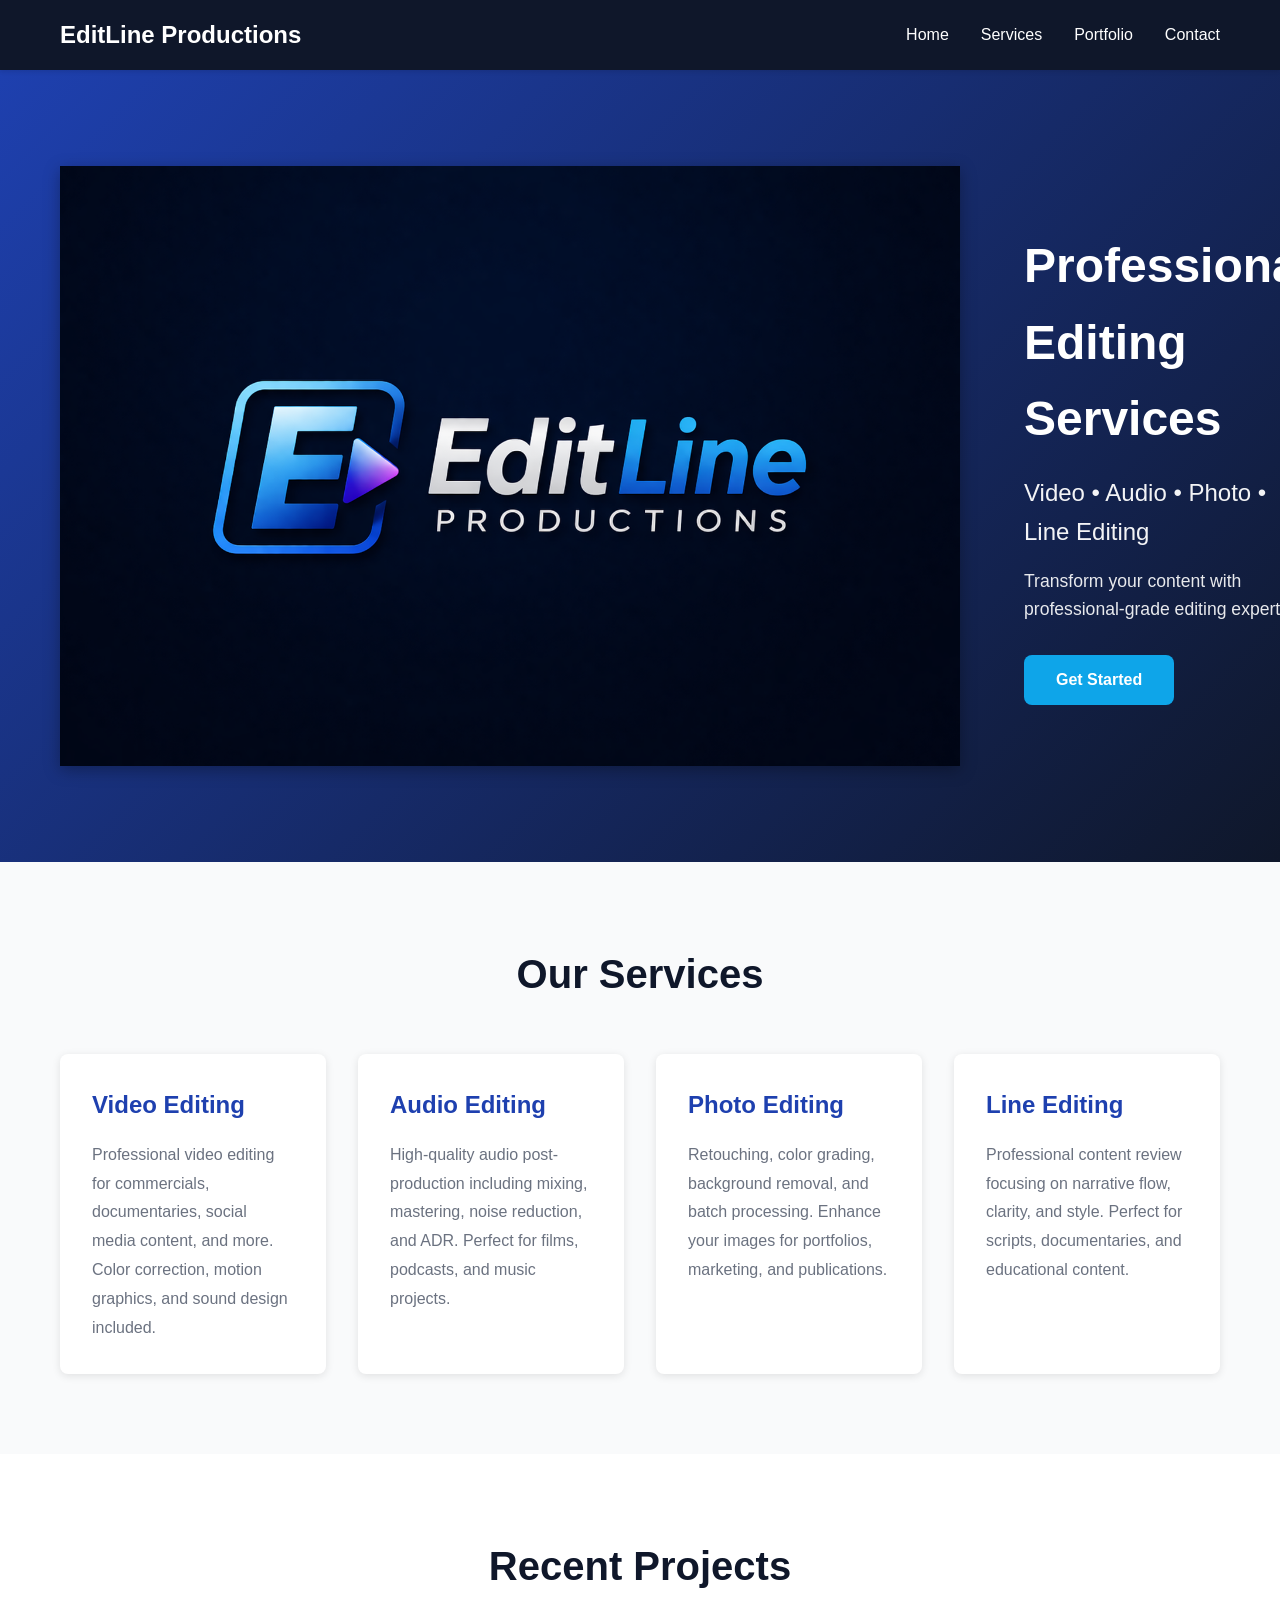
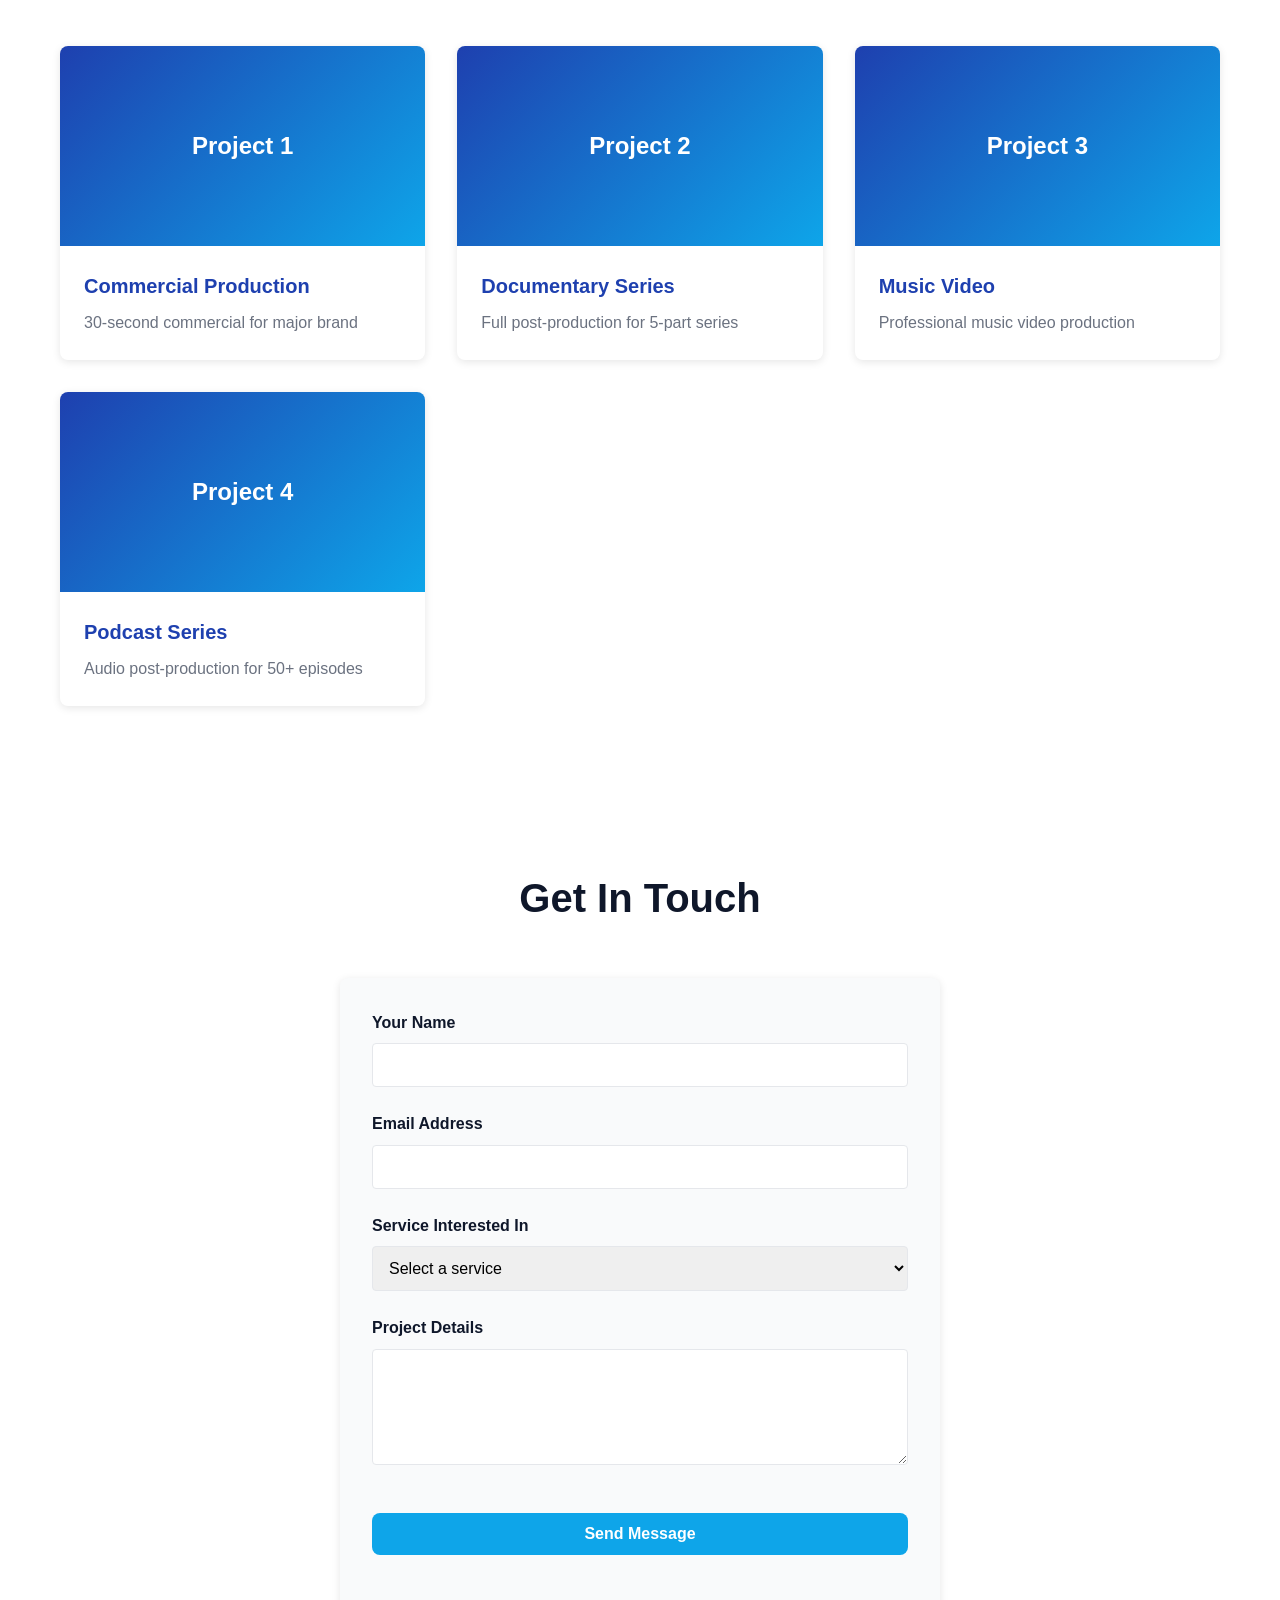
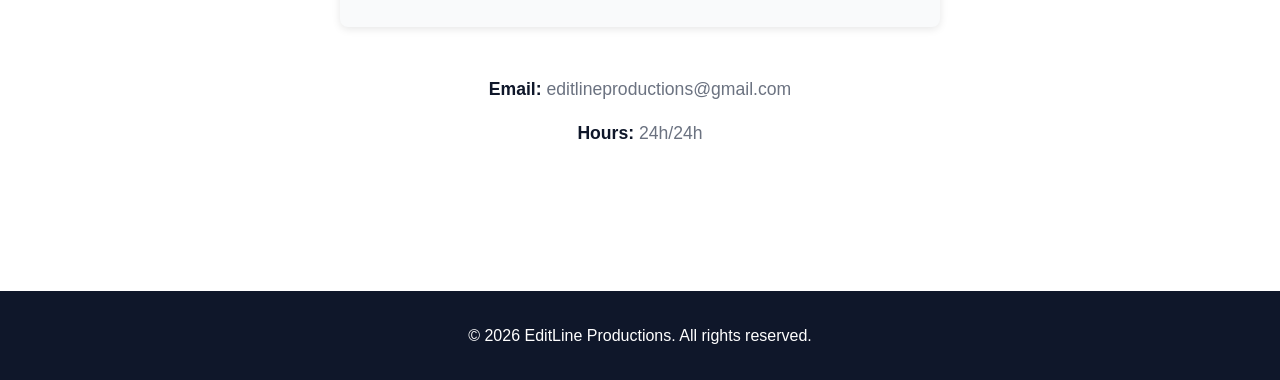
<file: index.html>
<!DOCTYPE html>
<html lang="en">
<head>
    <meta charset="UTF-8">
    <meta name="viewport" content="width=device-width, initial-scale=1.0">
    <title>EditLine Productions - Professional Video, Audio, Photo & Line Editing</title>
    <link rel="stylesheet" href="assets/css/styles.css">
</head>
<body>
    <!-- Navigation -->
    <nav class="navbar">
        <div class="container">
            <div class="nav-brand">
                <h1>EditLine Productions</h1>
            </div>
            <ul class="nav-menu">
                <li><a href="#home">Home</a></li>
                <li><a href="#services">Services</a></li>
                <li><a href="#portfolio">Portfolio</a></li>
                <li><a href="#contact">Contact</a></li>
            </ul>
        </div>
    </nav>

    <!-- Hero Section -->
    <section id="home" class="hero">
        <div class="container hero-content">
            <img src="assets/images/logo.png" alt="EditLine Logo" class="hero-logo">
            <div class="hero-text">
                <h2>Professional Editing Services</h2>
                <p>Video • Audio • Photo • Line Editing</p>
                <p class="subtitle">Transform your content with professional-grade editing expertise</p>
                <a href="#contact" class="btn btn-primary">Get Started</a>
            </div>
        </div>
    </section>

    <!-- Services Section -->
    <section id="services" class="services">
        <div class="container">
            <h2>Our Services</h2>
            <div class="services-grid">
                <div class="service-card">
                    <h3>Video Editing</h3>
                    <p>Professional video editing for commercials, documentaries, social media content, and more. Color correction, motion graphics, and sound design included.</p>
                </div>
                <div class="service-card">
                    <h3>Audio Editing</h3>
                    <p>High-quality audio post-production including mixing, mastering, noise reduction, and ADR. Perfect for films, podcasts, and music projects.</p>
                </div>
                <div class="service-card">
                    <h3>Photo Editing</h3>
                    <p>Retouching, color grading, background removal, and batch processing. Enhance your images for portfolios, marketing, and publications.</p>
                </div>
                <div class="service-card">
                    <h3>Line Editing</h3>
                    <p>Professional content review focusing on narrative flow, clarity, and style. Perfect for scripts, documentaries, and educational content.</p>
                </div>
            </div>
        </div>
    </section>

    <!-- Portfolio Section -->
    <section id="portfolio" class="portfolio">
        <div class="container">
            <h2>Recent Projects</h2>
            <div class="portfolio-grid">
                <div class="portfolio-item">
                    <div class="portfolio-placeholder">Project 1</div>
                    <h3>Commercial Production</h3>
                    <p>30-second commercial for major brand</p>
                </div>
                <div class="portfolio-item">
                    <div class="portfolio-placeholder">Project 2</div>
                    <h3>Documentary Series</h3>
                    <p>Full post-production for 5-part series</p>
                </div>
                <div class="portfolio-item">
                    <div class="portfolio-placeholder">Project 3</div>
                    <h3>Music Video</h3>
                    <p>Professional music video production</p>
                </div>
                <div class="portfolio-item">
                    <div class="portfolio-placeholder">Project 4</div>
                    <h3>Podcast Series</h3>
                    <p>Audio post-production for 50+ episodes</p>
                </div>
            </div>
        </div>
    </section>

    <!-- Contact Section -->
    <section id="contact" class="contact">
        <div class="container">
            <h2>Get In Touch</h2>
            <form class="contact-form" id="contactForm" action="https://formspree.io/f/mgopardj" method="POST">
                <div class="form-group">
                    <label for="name">Your Name</label>
                    <input type="text" id="name" name="name" required>
                </div>
                <div class="form-group">
                    <label for="email">Email Address</label>
                    <input type="email" id="email" name="email" autocomplete="email" required>
                </div>
                <input type="hidden" id="replytoField" name="_replyto" value="">
                <input type="hidden" name="_subject" value="New EditLine Productions inquiry">
                <div class="form-group">
                    <label for="service">Service Interested In</label>
                    <select id="service" name="service" required>
                        <option value="">Select a service</option>
                        <option value="video">Video Editing</option>
                        <option value="audio">Audio Editing</option>
                        <option value="photo">Photo Editing</option>
                        <option value="line">Line Editing</option>
                    </select>
                </div>
                <div class="form-group">
                    <label for="message">Project Details</label>
                    <textarea id="message" name="message" rows="5" required></textarea>
                </div>
                <button type="submit" class="btn btn-primary">Send Message</button>
                <p id="formStatus" class="form-status" aria-live="polite"></p>
            </form>
            <div class="contact-info">
                <p><strong>Email:</strong> editlineproductions@gmail.com</p>
                <p><strong>Hours:</strong> 24h/24h</p>
            </div>
        </div>
    </section>

    <!-- Footer -->
    <footer class="footer">
        <div class="container">
            <p>&copy; 2026 EditLine Productions. All rights reserved.</p>
        </div>
    </footer>

    <script src="assets/js/script.js"></script>
</body>
</html>
</file>
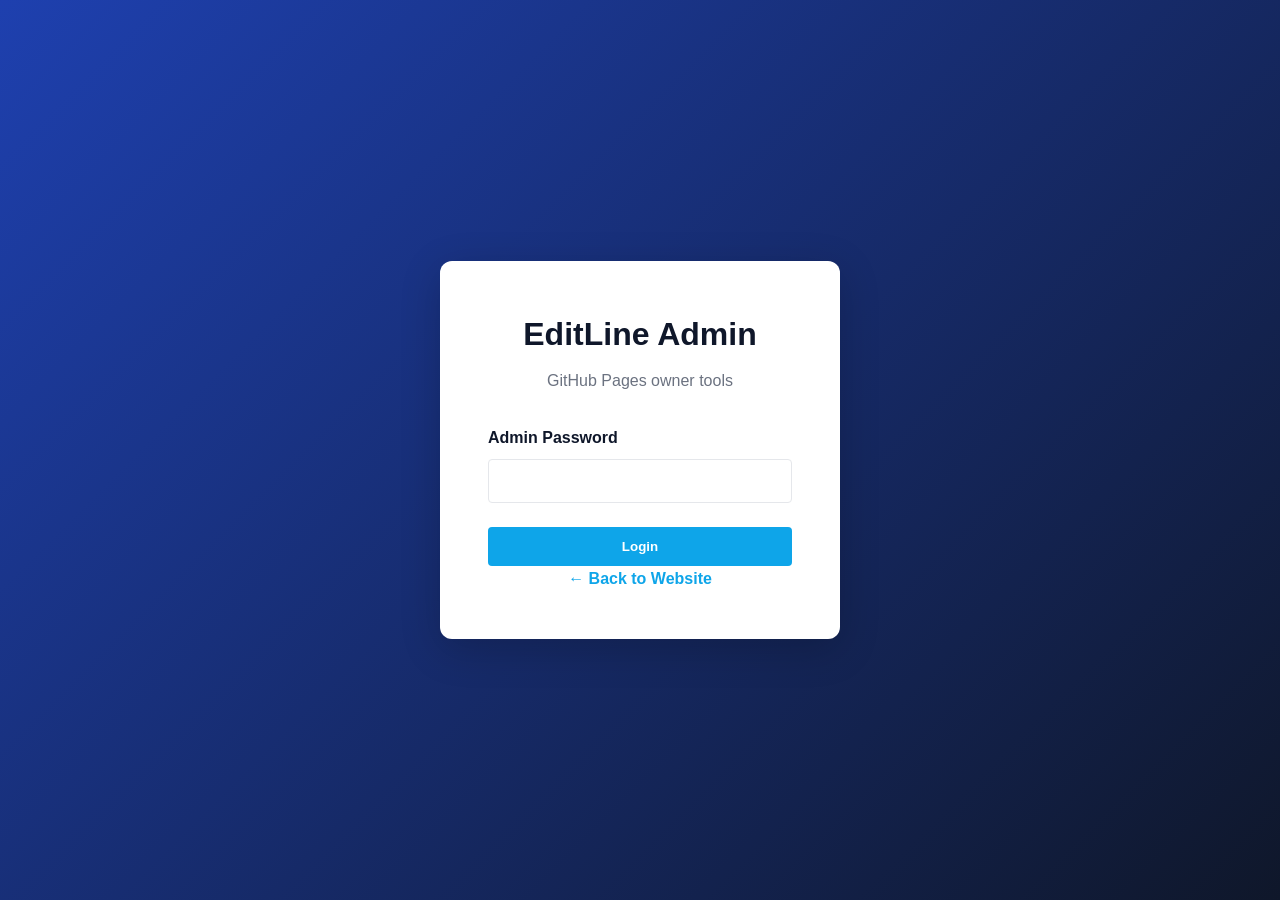
<file: a7f9k2m1x.html>
<!DOCTYPE html>
<html lang="en">
<head>
    <meta charset="UTF-8">
    <meta name="viewport" content="width=device-width, initial-scale=1.0">
    <title>EditLine Productions - Admin Dashboard</title>
    <link rel="stylesheet" href="assets/css/admin-styles.css">
</head>
<body>
    <!-- Login Screen -->
    <div id="loginScreen" class="login-container">
        <div class="login-box">
            <h1>EditLine Admin</h1>
            <p>GitHub Pages owner tools</p>
            <form id="loginForm">
                <div class="form-group">
                    <label for="password">Admin Password</label>
                    <input type="password" id="password" name="password" required>
                </div>
                <button type="submit" class="btn btn-primary">Login</button>
            </form>
            <a href="./index.html" class="back-link">← Back to Website</a>
        </div>
    </div>

    <!-- Admin Dashboard -->
    <div id="dashboardScreen" class="dashboard-container" style="display: none;">
        <!-- Header -->
        <header class="admin-header">
            <div class="header-content">
                <h1>EditLine Admin Dashboard</h1>
                <div class="header-actions">
                    <button id="refreshBtn" class="btn btn-secondary">Refresh</button>
                    <button id="logoutBtn" class="btn btn-secondary">Logout</button>
                </div>
            </div>
        </header>

        <!-- Main Content -->
        <div class="admin-content">
            <div class="hosting-notice">
                <strong>GitHub Pages mode:</strong> contact form submissions are delivered by Formspree to <strong>editlineproductions@gmail.com</strong>. The tools on this page only save local notes and preview data in this browser.
            </div>

            <!-- Tabs Navigation -->
            <div class="admin-tabs">
                <button class="tab-btn active" data-tab="messages">Messages</button>
                <button class="tab-btn" data-tab="content">Website Content</button>
            </div>

            <!-- Stats -->
            <div class="stats-grid">
                <div class="stat-card">
                    <h3>Local Messages</h3>
                    <p class="stat-number" id="totalMessages">0</p>
                </div>
                <div class="stat-card">
                    <h3>Unread Local</h3>
                    <p class="stat-number" id="newMessages">0</p>
                </div>
                <div class="stat-card">
                    <h3>Local Senders</h3>
                    <p class="stat-number" id="totalClients">0</p>
                </div>
            </div>

            <!-- Messages Tab -->
            <div id="messagesTab" class="tab-content active">

            <!-- Messaging Section -->
            <div class="messaging-section">
                <h2>Client Messages</h2>
                
                <!-- Filters -->
                <div class="filters">
                    <select id="serviceFilter" class="filter-select">
                        <option value="">All Services</option>
                        <option value="video">Video Editing</option>
                        <option value="audio">Audio Editing</option>
                        <option value="photo">Photo Editing</option>
                        <option value="line">Line Editing</option>
                    </select>
                    <select id="statusFilter" class="filter-select">
                        <option value="">All Status</option>
                        <option value="unread">Unread</option>
                        <option value="read">Read</option>
                        <option value="replied">Replied</option>
                    </select>
                    <input type="text" id="searchBox" class="filter-input" placeholder="Search by name or email...">
                </div>

                <!-- Messages List -->
                <div class="messages-list" id="messagesList">
                    <p class="empty-state">On GitHub Pages, new submissions arrive in Formspree and by email. This list only shows local test copies from this browser.</p>
                </div>
            </div>
            </div>

            <!-- Content Manager Tab -->
            <div id="contentTab" class="tab-content">
                <div class="content-manager">
                    <h2>Manage Website Content</h2>
                    <p class="content-note">For the live GitHub Pages site, edit the files in the repository and push to GitHub. The editor below is only a local browser preview.</p>
                    
                    <!-- Hero Section -->
                    <div class="content-section">
                        <h3>Hero Section</h3>
                        <div class="form-group">
                            <label>Main Title</label>
                            <input type="text" id="heroTitle" placeholder="Professional Editing Services" class="content-input">
                        </div>
                        <div class="form-group">
                            <label>Subtitle</label>
                            <input type="text" id="heroSubtitle" placeholder="Video • Audio • Photo • Line Editing" class="content-input">
                        </div>
                        <div class="form-group">
                            <label>Description</label>
                            <textarea id="heroDescription" placeholder="Transform your content with professional-grade editing expertise" class="content-input" rows="3"></textarea>
                        </div>
                    </div>

                    <!-- Portfolio Management -->
                    <div class="content-section">
                        <h3>Portfolio</h3>
                        <div id="portfolioItems"></div>
                        <button type="button" class="btn btn-secondary" onclick="addPortfolioItem()" style="width: auto; margin-top: 1rem;">Add Portfolio Item</button>
                    </div>

                    <!-- Services Descriptions -->
                    <div class="content-section">
                        <h3>Services Descriptions</h3>
                        <div id="serviceItems"></div>
                    </div>

                    <!-- Save Button -->
                    <button type="button" class="btn btn-primary" onclick="saveContent()" style="margin-top: 2rem; width: auto;">Save All Changes</button>
                </div>
            </div>
        </div>

        <!-- Message Detail Modal -->
        <div id="messageModal" class="modal">
            <div class="modal-content">
                <div class="modal-header">
                    <h2>Client Message</h2>
                    <button class="close-btn">&times;</button>
                </div>
                
                <div class="modal-body">
                    <div class="message-detail">
                        <div class="detail-row">
                            <label>From:</label>
                            <span id="modalName"></span>
                        </div>
                        <div class="detail-row">
                            <label>Email:</label>
                            <span id="modalEmail"></span>
                            <a href="" id="emailLink" class="copy-btn">Copy</a>
                        </div>
                        <div class="detail-row">
                            <label>Service:</label>
                            <span id="modalService"></span>
                        </div>
                        <div class="detail-row">
                            <label>Date:</label>
                            <span id="modalDate"></span>
                        </div>
                        <div class="detail-row">
                            <label>Message:</label>
                            <p id="modalMessage"></p>
                        </div>
                    </div>

                    <!-- Reply Section -->
                    <div class="reply-section">
                        <h3>Reply Notes</h3>
                        <form id="replyForm">
                            <textarea id="replyText" placeholder="Type your internal note..." required style="width: 100%; padding: 0.75rem; border: 1px solid #e5e7eb; border-radius: 0.25rem; font-family: inherit; min-height: 100px;"></textarea>
                            <div style="margin-top: 1rem;">
                                <button type="submit" class="btn btn-primary" style="margin-right: 0.5rem;">Save Reply Note</button>
                                <button type="button" class="btn btn-secondary mark-btn">Mark as Read</button>
                            </div>
                        </form>
                    </div>

                    <!-- Previous Replies -->
                    <div id="repliesHistory" style="margin-top: 2rem; display: none;">
                        <h3>Reply Notes History</h3>
                        <div id="repliesList"></div>
                    </div>
                </div>
            </div>
        </div>
    </div>

    <!-- Notification -->
    <div id="notification" class="notification" style="display: none;"></div>

    <script src="assets/js/admin.js"></script>
</body>
</html>
</file>
<file: assets/css/styles.css>
/* Global Styles */
* {
    margin: 0;
    padding: 0;
    box-sizing: border-box;
}

:root {
    --primary-color: #1e40af;
    --secondary-color: #0f172a;
    --accent-color: #0ea5e9;
    --text-color: #1f2937;
    --light-bg: #f9fafb;
    --border-color: #e5e7eb;
    --success-color: #10b981;
}

html {
    scroll-behavior: smooth;
}

body {
    font-family: 'Segoe UI', Tahoma, Geneva, Verdana, sans-serif;
    line-height: 1.6;
    color: var(--text-color);
    background-color: #ffffff;
}

.container {
    max-width: 1200px;
    margin: 0 auto;
    padding: 0 20px;
}

/* Navigation */
.navbar {
    background-color: var(--secondary-color);
    color: white;
    padding: 1rem 0;
    position: sticky;
    top: 0;
    z-index: 100;
    box-shadow: 0 2px 4px rgba(0, 0, 0, 0.1);
}

.navbar .container {
    display: flex;
    justify-content: space-between;
    align-items: center;
}

.nav-brand h1 {
    font-size: 1.5rem;
    font-weight: 700;
}

.nav-menu {
    display: flex;
    list-style: none;
    gap: 2rem;
}

.nav-menu a {
    color: white;
    text-decoration: none;
    transition: color 0.3s ease;
    font-weight: 500;
}

.nav-menu a:hover {
    color: var(--accent-color);
}

.nav-menu a.admin-link {
    background-color: var(--accent-color);
    padding: 0.5rem 1rem;
    border-radius: 0.25rem;
    display: inline-block;
}

.nav-menu a.admin-link:hover {
    background-color: #0284c7;
    color: white;
}

/* Hero Section */
.hero {
    background: linear-gradient(135deg, var(--primary-color) 0%, var(--secondary-color) 100%);
    color: white;
    padding: 6rem 0;
    min-height: 500px;
    display: flex;
    align-items: center;
    justify-content: center;
}

.hero-content {
    display: flex;
    align-items: center;
    gap: 4rem;
}

.hero-logo {
    height: 85vh;
    max-height: 600px;
    width: auto;
    flex-shrink: 0;
    filter: drop-shadow(0 4px 8px rgba(0, 0, 0, 0.3));
}

.hero-text {
    text-align: left;
    flex: 1;
}

.hero-content h2 {
    font-size: 3rem;
    margin-bottom: 1rem;
    font-weight: 700;
}

.hero-content p {
    font-size: 1.5rem;
    margin-bottom: 1rem;
    opacity: 0.95;
}

.hero-content .subtitle {
    font-size: 1.1rem;
    margin-bottom: 2rem;
    opacity: 0.9;
}

/* Buttons */
.btn {
    display: inline-block;
    padding: 0.75rem 2rem;
    border: none;
    border-radius: 0.5rem;
    font-size: 1rem;
    cursor: pointer;
    transition: all 0.3s ease;
    text-decoration: none;
    font-weight: 600;
}

.btn-primary {
    background-color: var(--accent-color);
    color: white;
}

.btn-primary:hover {
    background-color: #0284c7;
    transform: translateY(-2px);
    box-shadow: 0 4px 12px rgba(14, 165, 233, 0.3);
}

.btn-secondary {
    background-color: white;
    color: var(--primary-color);
    border: 2px solid var(--primary-color);
}

.btn-secondary:hover {
    background-color: var(--light-bg);
    transform: translateY(-2px);
}

/* Services Section */
.services {
    padding: 5rem 0;
    background-color: var(--light-bg);
}

.services h2 {
    text-align: center;
    font-size: 2.5rem;
    margin-bottom: 3rem;
    color: var(--secondary-color);
}

.services-grid {
    display: grid;
    grid-template-columns: repeat(auto-fit, minmax(250px, 1fr));
    gap: 2rem;
}

.service-card {
    background: white;
    padding: 2rem;
    border-radius: 0.5rem;
    box-shadow: 0 2px 8px rgba(0, 0, 0, 0.1);
    transition: transform 0.3s ease, box-shadow 0.3s ease;
}

.service-card:hover {
    transform: translateY(-5px);
    box-shadow: 0 8px 16px rgba(0, 0, 0, 0.15);
}

.service-card h3 {
    color: var(--primary-color);
    margin-bottom: 1rem;
    font-size: 1.5rem;
}

.service-card p {
    color: #6b7280;
    line-height: 1.8;
}

/* Portfolio Section */
.portfolio {
    padding: 5rem 0;
    background-color: white;
}

.portfolio h2 {
    text-align: center;
    font-size: 2.5rem;
    margin-bottom: 3rem;
    color: var(--secondary-color);
}

.portfolio-grid {
    display: grid;
    grid-template-columns: repeat(auto-fit, minmax(280px, 1fr));
    gap: 2rem;
}

.portfolio-item {
    border-radius: 0.5rem;
    overflow: hidden;
    box-shadow: 0 2px 8px rgba(0, 0, 0, 0.1);
    transition: transform 0.3s ease;
}

.portfolio-item:hover {
    transform: scale(1.05);
}

.portfolio-placeholder {
    background: linear-gradient(135deg, var(--primary-color) 0%, var(--accent-color) 100%);
    height: 200px;
    display: flex;
    align-items: center;
    justify-content: center;
    color: white;
    font-size: 1.5rem;
    font-weight: 600;
}

.portfolio-item h3 {
    color: var(--primary-color);
    padding: 1.5rem 1.5rem 0.5rem;
    font-size: 1.25rem;
}

.portfolio-item p {
    color: #6b7280;
    padding: 0 1.5rem 1.5rem;
}

/* Contact Section */
.contact {
    padding: 5rem 0;
    background-color: white;
}

.contact h2 {
    text-align: center;
    font-size: 2.5rem;
    margin-bottom: 3rem;
    color: var(--secondary-color);
}

.contact-form {
    max-width: 600px;
    margin: 0 auto 3rem;
    background-color: var(--light-bg);
    padding: 2rem;
    border-radius: 0.5rem;
    box-shadow: 0 2px 8px rgba(0, 0, 0, 0.1);
}

.form-group {
    margin-bottom: 1.5rem;
}

.form-group label {
    display: block;
    margin-bottom: 0.5rem;
    font-weight: 600;
    color: var(--secondary-color);
}

.form-group input,
.form-group select,
.form-group textarea {
    width: 100%;
    padding: 0.75rem;
    border: 1px solid var(--border-color);
    border-radius: 0.25rem;
    font-family: inherit;
    font-size: 1rem;
    transition: border-color 0.3s ease;
}

.form-group input:focus,
.form-group select:focus,
.form-group textarea:focus {
    outline: none;
    border-color: var(--primary-color);
    box-shadow: 0 0 0 3px rgba(30, 64, 175, 0.1);
}

.contact-form .btn {
    width: 100%;
    margin-top: 1rem;
}

.contact-form .btn:disabled {
    opacity: 0.7;
    cursor: not-allowed;
}

.form-status {
    min-height: 1.5rem;
    margin-top: 1rem;
    font-weight: 600;
}

.form-status.info {
    color: var(--accent-color);
}

.form-status.success {
    color: #15803d;
}

.form-status.error {
    color: #dc2626;
}

.contact-info {
    text-align: center;
    color: #6b7280;
}

.contact-info p {
    margin: 1rem 0;
    font-size: 1.1rem;
}

.contact-info strong {
    color: var(--secondary-color);
}

/* Footer */
.footer {
    background-color: var(--secondary-color);
    color: white;
    text-align: center;
    padding: 2rem 0;
    margin-top: 3rem;
}

.footer p {
    margin: 0;
}

/* Responsive Design */
@media (max-width: 768px) {
    .nav-menu {
        gap: 1rem;
    }

    .hero-content {
        flex-direction: column;
        gap: 2rem;
    }

    .hero-logo {
        height: 200px;
    }

    .hero-text {
        text-align: center;
    }

    .hero-content h2 {
        font-size: 2rem;
    }

    .hero-content p {
        font-size: 1.1rem;
    }

    .services h2,
    .portfolio h2,
    .contact h2 {
        font-size: 2rem;
    }

    .services-grid,
    .portfolio-grid {
        grid-template-columns: 1fr;
    }
}

@media (max-width: 480px) {
    .nav-menu {
        gap: 0.5rem;
        font-size: 0.9rem;
    }

    .nav-brand h1 {
        font-size: 1.2rem;
    }

    .hero-content h2 {
        font-size: 1.5rem;
    }

    .hero-content p {
        font-size: 1rem;
    }

    .hero {
        padding: 3rem 0;
        min-height: auto;
    }
}
</file>
<file: assets/css/admin-styles.css>
/* Admin Dashboard Styles */

* {
    margin: 0;
    padding: 0;
    box-sizing: border-box;
}

:root {
    --primary-color: #1e40af;
    --secondary-color: #0f172a;
    --accent-color: #0ea5e9;
    --text-color: #1f2937;
    --light-bg: #f9fafb;
    --border-color: #e5e7eb;
    --success-color: #10b981;
    --warning-color: #f59e0b;
    --danger-color: #ef4444;
}

body {
    font-family: 'Segoe UI', Tahoma, Geneva, Verdana, sans-serif;
    line-height: 1.6;
    color: var(--text-color);
    background-color: var(--light-bg);
}

/* Login Screen */
.login-container {
    min-height: 100vh;
    display: flex;
    align-items: center;
    justify-content: center;
    background: linear-gradient(135deg, var(--primary-color) 0%, var(--secondary-color) 100%);
    padding: 20px;
}

.login-box {
    background: white;
    padding: 3rem;
    border-radius: 0.75rem;
    box-shadow: 0 10px 40px rgba(0, 0, 0, 0.2);
    width: 100%;
    max-width: 400px;
}

.login-box h1 {
    color: var(--secondary-color);
    margin-bottom: 0.5rem;
    text-align: center;
}

.login-box p {
    text-align: center;
    color: #6b7280;
    margin-bottom: 2rem;
}

.form-group {
    margin-bottom: 1.5rem;
}

.form-group label {
    display: block;
    margin-bottom: 0.5rem;
    font-weight: 600;
    color: var(--secondary-color);
}

.form-group input {
    width: 100%;
    padding: 0.75rem;
    border: 1px solid var(--border-color);
    border-radius: 0.25rem;
    font-size: 1rem;
}

.form-group input:focus {
    outline: none;
    border-color: var(--primary-color);
    box-shadow: 0 0 0 3px rgba(30, 64, 175, 0.1);
}

.back-link {
    display: block;
    text-align: center;
    color: var(--accent-color);
    text-decoration: none;
    font-weight: 600;
    transition: color 0.3s;
}

.back-link:hover {
    color: var(--primary-color);
}

/* Buttons */
.btn {
    display: inline-block;
    padding: 0.75rem 1.5rem;
    border: none;
    border-radius: 0.25rem;
    cursor: pointer;
    font-weight: 600;
    transition: all 0.3s;
    text-decoration: none;
    width: 100%;
    text-align: center;
}

.btn-primary {
    background-color: var(--accent-color);
    color: white;
}

.btn-primary:hover {
    background-color: #0284c7;
}

.btn-secondary {
    background-color: white;
    color: var(--secondary-color);
    border: 1px solid var(--border-color);
}

.btn-secondary:hover {
    background-color: var(--light-bg);
}

.btn-danger {
    background-color: var(--danger-color);
    color: white;
}

.btn-danger:hover {
    background-color: #dc2626;
}

/* Dashboard Container */
.dashboard-container {
    min-height: 100vh;
    background-color: var(--light-bg);
}

/* Admin Header */
.admin-header {
    background: white;
    border-bottom: 1px solid var(--border-color);
    padding: 2rem 0;
    box-shadow: 0 1px 3px rgba(0, 0, 0, 0.1);
    position: sticky;
    top: 0;
    z-index: 50;
}

.header-content {
    max-width: 1400px;
    margin: 0 auto;
    padding: 0 20px;
    display: flex;
    justify-content: space-between;
    align-items: center;
}

.admin-header h1 {
    color: var(--secondary-color);
    font-size: 1.75rem;
    margin: 0;
}

.header-actions {
    display: flex;
    gap: 1rem;
}

.header-actions .btn {
    width: auto;
    padding: 0.5rem 1rem;
    font-size: 0.9rem;
}

/* Admin Content */
.admin-content {
    max-width: 1400px;
    margin: 0 auto;
    padding: 2rem 20px;
}

.hosting-notice {
    background: #eff6ff;
    border: 1px solid #bfdbfe;
    color: #1e3a8a;
    padding: 1rem 1.25rem;
    border-radius: 0.5rem;
    margin-bottom: 1.5rem;
}

.content-note {
    margin: 0.5rem 0 1.5rem;
    color: #6b7280;
}

/* Stats Grid */
.stats-grid {
    display: grid;
    grid-template-columns: repeat(auto-fit, minmax(200px, 1fr));
    gap: 1.5rem;
    margin-bottom: 3rem;
}

.stat-card {
    background: white;
    padding: 2rem;
    border-radius: 0.5rem;
    box-shadow: 0 1px 3px rgba(0, 0, 0, 0.1);
}

.stat-card h3 {
    color: #6b7280;
    font-size: 0.9rem;
    text-transform: uppercase;
    letter-spacing: 0.5px;
    margin-bottom: 0.75rem;
}

.stat-number {
    font-size: 2.5rem;
    font-weight: 700;
    color: var(--primary-color);
    margin: 0;
}

/* Messaging Section */
.messaging-section {
    background: white;
    border-radius: 0.5rem;
    box-shadow: 0 1px 3px rgba(0, 0, 0, 0.1);
    padding: 2rem;
}

.messaging-section h2 {
    color: var(--secondary-color);
    margin-bottom: 1.5rem;
}

/* Filters */
.filters {
    display: flex;
    gap: 1rem;
    margin-bottom: 2rem;
    flex-wrap: wrap;
}

.filter-select,
.filter-input {
    padding: 0.75rem;
    border: 1px solid var(--border-color);
    border-radius: 0.25rem;
    font-size: 1rem;
    font-family: inherit;
    flex: 1;
    min-width: 150px;
}

.filter-select:focus,
.filter-input:focus {
    outline: none;
    border-color: var(--primary-color);
    box-shadow: 0 0 0 3px rgba(30, 64, 175, 0.1);
}

/* Messages List */
.messages-list {
    display: flex;
    flex-direction: column;
    gap: 1rem;
}

.message-item {
    display: flex;
    gap: 1rem;
    padding: 1rem;
    border: 1px solid var(--border-color);
    border-radius: 0.25rem;
    cursor: pointer;
    transition: all 0.3s;
    background-color: white;
}

.message-item:hover {
    background-color: var(--light-bg);
    border-color: var(--primary-color);
}

.message-item.unread {
    background-color: #f0f9ff;
    border-left: 4px solid var(--accent-color);
}

.message-avatar {
    width: 50px;
    height: 50px;
    border-radius: 50%;
    background: linear-gradient(135deg, var(--primary-color), var(--accent-color));
    display: flex;
    align-items: center;
    justify-content: center;
    color: white;
    font-weight: 700;
    font-size: 1.2rem;
    flex-shrink: 0;
}

.message-content {
    flex: 1;
    min-width: 0;
}

.message-header {
    display: flex;
    justify-content: space-between;
    align-items: start;
    margin-bottom: 0.5rem;
}

.message-name {
    font-weight: 600;
    color: var(--secondary-color);
}

.message-date {
    font-size: 0.85rem;
    color: #9ca3af;
}

.message-service {
    display: inline-block;
    padding: 0.25rem 0.75rem;
    background-color: var(--light-bg);
    color: var(--primary-color);
    border-radius: 1rem;
    font-size: 0.8rem;
    font-weight: 600;
    margin-bottom: 0.5rem;
}

.message-preview {
    color: #6b7280;
    font-size: 0.95rem;
    overflow: hidden;
    text-overflow: ellipsis;
    white-space: nowrap;
}

.message-status {
    padding: 0.25rem 0.75rem;
    border-radius: 0.25rem;
    font-size: 0.8rem;
    font-weight: 600;
    text-align: center;
    min-width: 80px;
}

.message-status.unread {
    background-color: #fef3c7;
    color: #92400e;
}

.message-status.read {
    background-color: #d1fae5;
    color: #065f46;
}

.message-status.replied {
    background-color: #dbeafe;
    color: #1e40af;
}

.empty-state {
    text-align: center;
    color: #9ca3af;
    padding: 3rem;
}

/* Modal */
.modal {
    display: none;
    position: fixed;
    z-index: 100;
    left: 0;
    top: 0;
    width: 100%;
    height: 100%;
    background-color: rgba(0, 0, 0, 0.5);
    overflow: auto;
}

.modal.show {
    display: flex;
    align-items: center;
    justify-content: center;
}

.modal-content {
    background-color: white;
    padding: 0;
    border-radius: 0.5rem;
    width: 90%;
    max-width: 700px;
    max-height: 90vh;
    overflow-y: auto;
    box-shadow: 0 10px 40px rgba(0, 0, 0, 0.3);
}

.modal-header {
    display: flex;
    justify-content: space-between;
    align-items: center;
    padding: 1.5rem;
    border-bottom: 1px solid var(--border-color);
}

.modal-header h2 {
    margin: 0;
    color: var(--secondary-color);
}

.close-btn {
    background: none;
    border: none;
    font-size: 2rem;
    cursor: pointer;
    color: #6b7280;
}

.close-btn:hover {
    color: var(--text-color);
}

.modal-body {
    padding: 1.5rem;
}

.message-detail {
    margin-bottom: 2rem;
}

.detail-row {
    display: flex;
    align-items: center;
    margin-bottom: 1rem;
    padding-bottom: 1rem;
    border-bottom: 1px solid var(--border-color);
}

.detail-row label {
    font-weight: 600;
    color: var(--secondary-color);
    min-width: 120px;
}

.detail-row span {
    flex: 1;
    color: var(--text-color);
}

.detail-row p {
    flex: 1;
    margin: 0;
    color: var(--text-color);
    white-space: pre-wrap;
    word-break: break-word;
}

.copy-btn {
    margin-left: 1rem;
    padding: 0.25rem 0.75rem;
    background-color: var(--light-bg);
    border: 1px solid var(--border-color);
    border-radius: 0.25rem;
    cursor: pointer;
    font-size: 0.85rem;
    text-decoration: none;
    color: var(--accent-color);
}

.copy-btn:hover {
    background-color: var(--primary-color);
    color: white;
}

.reply-section {
    background-color: var(--light-bg);
    padding: 1.5rem;
    border-radius: 0.25rem;
    margin-top: 1.5rem;
}

.reply-section h3 {
    color: var(--secondary-color);
    margin-bottom: 1rem;
}

.mark-btn {
    width: auto !important;
}

.repliesHistory {
    margin-top: 2rem;
    padding-top: 2rem;
    border-top: 1px solid var(--border-color);
}

.reply-item {
    background-color: #f3f4f6;
    padding: 1rem;
    border-radius: 0.25rem;
    margin-bottom: 1rem;
}

.reply-date {
    font-size: 0.85rem;
    color: #6b7280;
    margin-bottom: 0.5rem;
}

.reply-text {
    color: var(--text-color);
    white-space: pre-wrap;
    word-break: break-word;
}

/* Notification */
.notification {
    position: fixed;
    bottom: 2rem;
    right: 2rem;
    padding: 1rem 1.5rem;
    background-color: var(--primary-color);
    color: white;
    border-radius: 0.25rem;
    box-shadow: 0 10px 20px rgba(0, 0, 0, 0.2);
    z-index: 200;
    animation: slideIn 0.3s ease;
}

.notification.success {
    background-color: var(--success-color);
}

.notification.error {
    background-color: var(--danger-color);
}

@keyframes slideIn {
    from {
        transform: translateX(400px);
        opacity: 0;
    }
    to {
        transform: translateX(0);
        opacity: 1;
    }
}

/* Admin Tabs */
.admin-tabs {
    display: flex;
    gap: 1rem;
    margin-bottom: 2rem;
    border-bottom: 2px solid var(--border-color);
}

.tab-btn {
    padding: 1rem;
    border: none;
    background: none;
    cursor: pointer;
    font-size: 1rem;
    font-weight: 600;
    color: #6b7280;
    border-bottom: 3px solid transparent;
    transition: all 0.3s ease;
}

.tab-btn:hover {
    color: var(--primary-color);
}

.tab-btn.active {
    color: var(--primary-color);
    border-bottom-color: var(--primary-color);
}

.tab-content {
    display: none;
}

.tab-content.active {
    display: block;
}

/* Content Manager */
.content-manager {
    background: white;
    border-radius: 0.5rem;
    padding: 2rem;
    box-shadow: 0 1px 3px rgba(0, 0, 0, 0.1);
}

.content-manager h2 {
    color: var(--secondary-color);
    margin-bottom: 2rem;
}

.content-section {
    margin-bottom: 3rem;
    padding-bottom: 2rem;
    border-bottom: 1px solid var(--border-color);
}

.content-section:last-child {
    border-bottom: none;
}

.content-section h3 {
    color: var(--secondary-color);
    margin-bottom: 1.5rem;
    font-size: 1.25rem;
}

.content-input {
    width: 100%;
    padding: 0.75rem;
    border: 1px solid var(--border-color);
    border-radius: 0.25rem;
    font-family: inherit;
    font-size: 1rem;
    margin-top: 0.5rem;
}

.content-input:focus {
    outline: none;
    border-color: var(--primary-color);
    box-shadow: 0 0 0 3px rgba(30, 64, 175, 0.1);
}

textarea.content-input {
    resize: vertical;
    min-height: 100px;
}

.portfolio-item-form {
    background-color: var(--light-bg);
    padding: 1.5rem;
    border-radius: 0.25rem;
    margin-bottom: 1rem;
}

.portfolio-item-form h4 {
    color: var(--secondary-color);
    margin-bottom: 1rem;
    display: flex;
    justify-content: space-between;
    align-items: center;
}

.remove-btn {
    background-color: var(--danger-color);
    color: white;
    border: none;
    padding: 0.25rem 0.75rem;
    border-radius: 0.25rem;
    cursor: pointer;
    font-size: 0.85rem;
}

.remove-btn:hover {
    background-color: #dc2626;
}

/* Responsive */
@media (max-width: 768px) {
    .header-content {
        flex-direction: column;
        gap: 1rem;
        text-align: center;
    }

    .admin-header h1 {
        font-size: 1.3rem;
    }

    .header-actions {
        width: 100%;
        flex-direction: column;
    }

    .header-actions .btn {
        width: 100%;
    }

    .filters {
        flex-direction: column;
    }

    .filter-select,
    .filter-input {
        min-width: 100%;
    }

    .message-item {
        flex-direction: column;
    }

    .message-header {
        flex-direction: column;
    }

    .message-date {
        margin-top: 0.5rem;
    }

    .modal-content {
        width: 95%;
    }

    .stats-grid {
        grid-template-columns: 1fr;
    }
}
</file>
